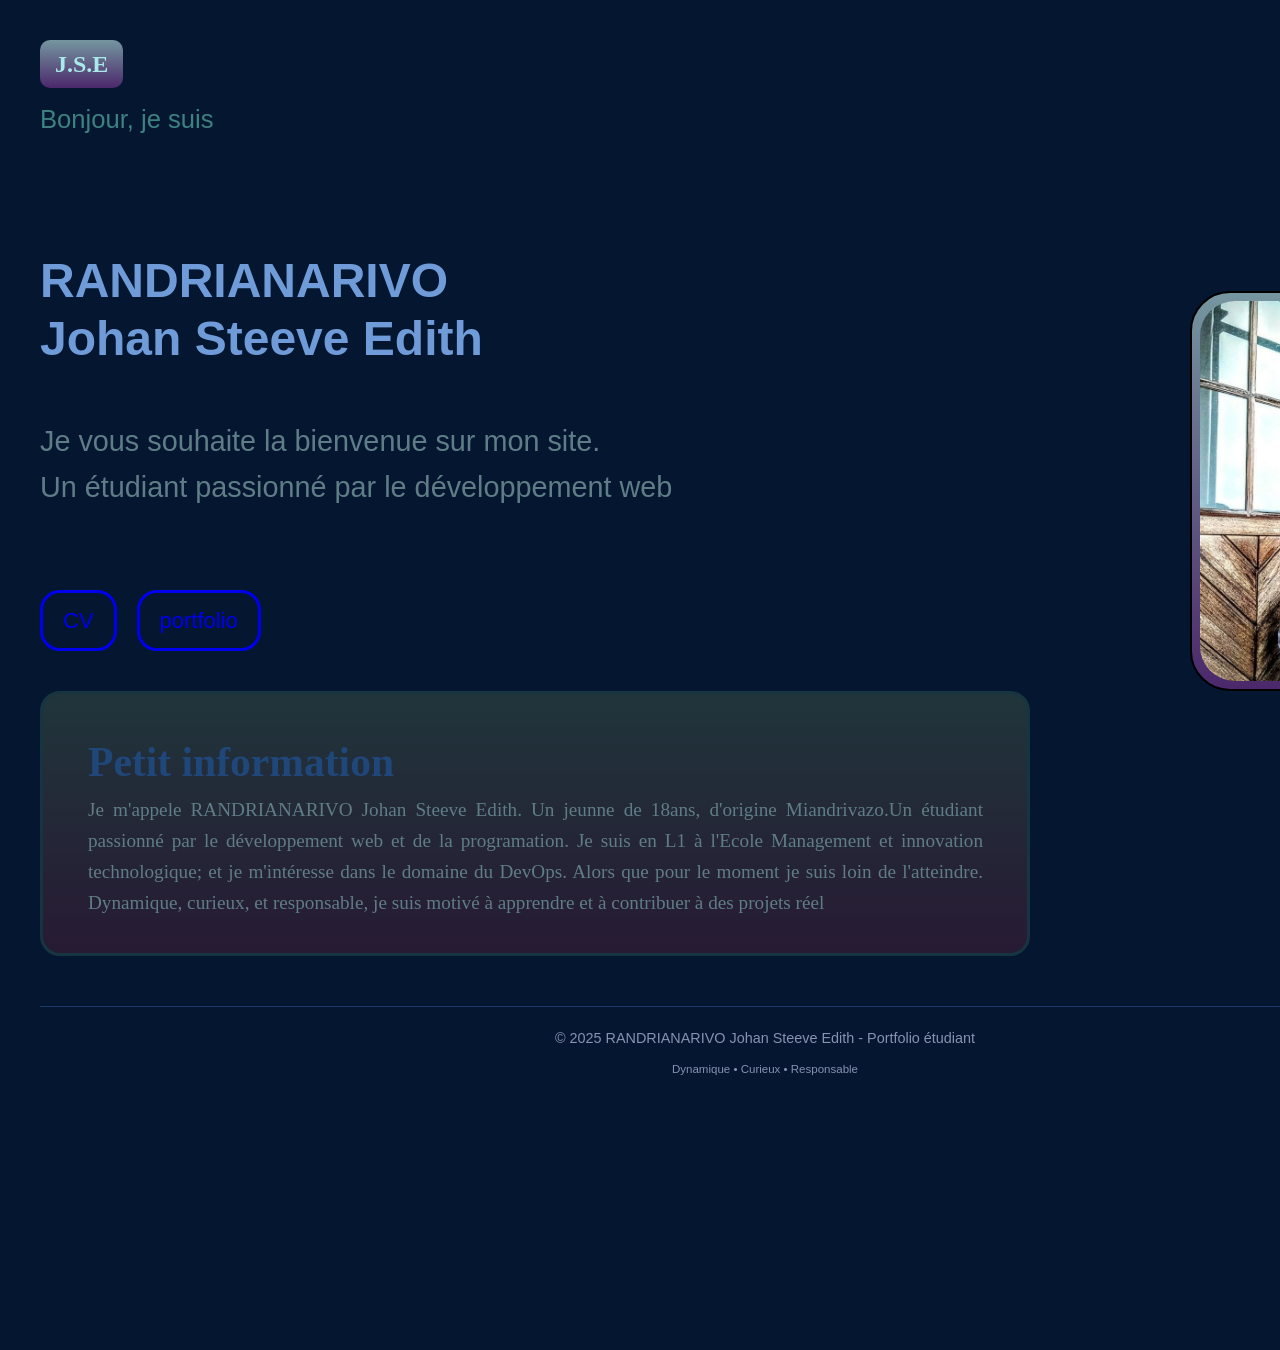
<file: index.html>
<html lang="en">
<head>
    <meta charset="UTF-8">
    <meta name="viewport" content="width=device-width, initial-scale=1.0">
    <link rel="stylesheet" href="style.css">
    <title>JOHAN STEEVE EDITH</title>
</head>
<body>
     <!-- contenu à gauche -->
     <div class="intro-container">
        <section class="intro">
            <div class="intro-logo">J.S.E</div>
            <div class="intro-subtitle">Bonjour, je suis</div>
                <h1 class="intro-name">RANDRIANARIVO <br> Johan Steeve Edith </h1>
                    <p class="par">Je vous souhaite la bienvenue sur mon site. <br> Un étudiant passionné par le développement web</p>
                    
                    
             <!-- navigation -->
        <div class="nav-content">      
            <nav class="nav-bar">
                <a href="EdithCV.html">CV</a>
                <a href="portfolio.html">portfolio</a>
            </nav>
        </div>

             <!-- profile image contenu à droite -->
                <div class="intro-img">
                    <div class="img-wrapper">
                        <img src="steeve.png" alt="profile steeve edith">
                    </div>
                </div>
        </section>

     <!-- Information -->
      <div class="info-content">
        <div class="info">
            <h1 class="info-small">Petit information</h1>
                <p class="conatain-small">Je m'appele RANDRIANARIVO Johan Steeve Edith. Un jeunne de 18ans, d'origine Miandrivazo.Un étudiant passionné par le développement web et de la programation. Je suis en L1 à l'Ecole Management et innovation technologique; et je m'intéresse dans le domaine du DevOps. Alors que pour le moment je suis loin de l'atteindre. Dynamique, curieux, et responsable, je suis motivé à apprendre et à contribuer à des projets réel</p>      
        </div>
      </div>

       <footer class="footer">
            <p>© 2025 RANDRIANARIVO Johan Steeve Edith - Portfolio étudiant</p>
            <p style="margin-top: 10px; font-size: 0.8em;">Dynamique • Curieux • Responsable</p>
        </footer>
    </div>

</body>
</html>
</file>
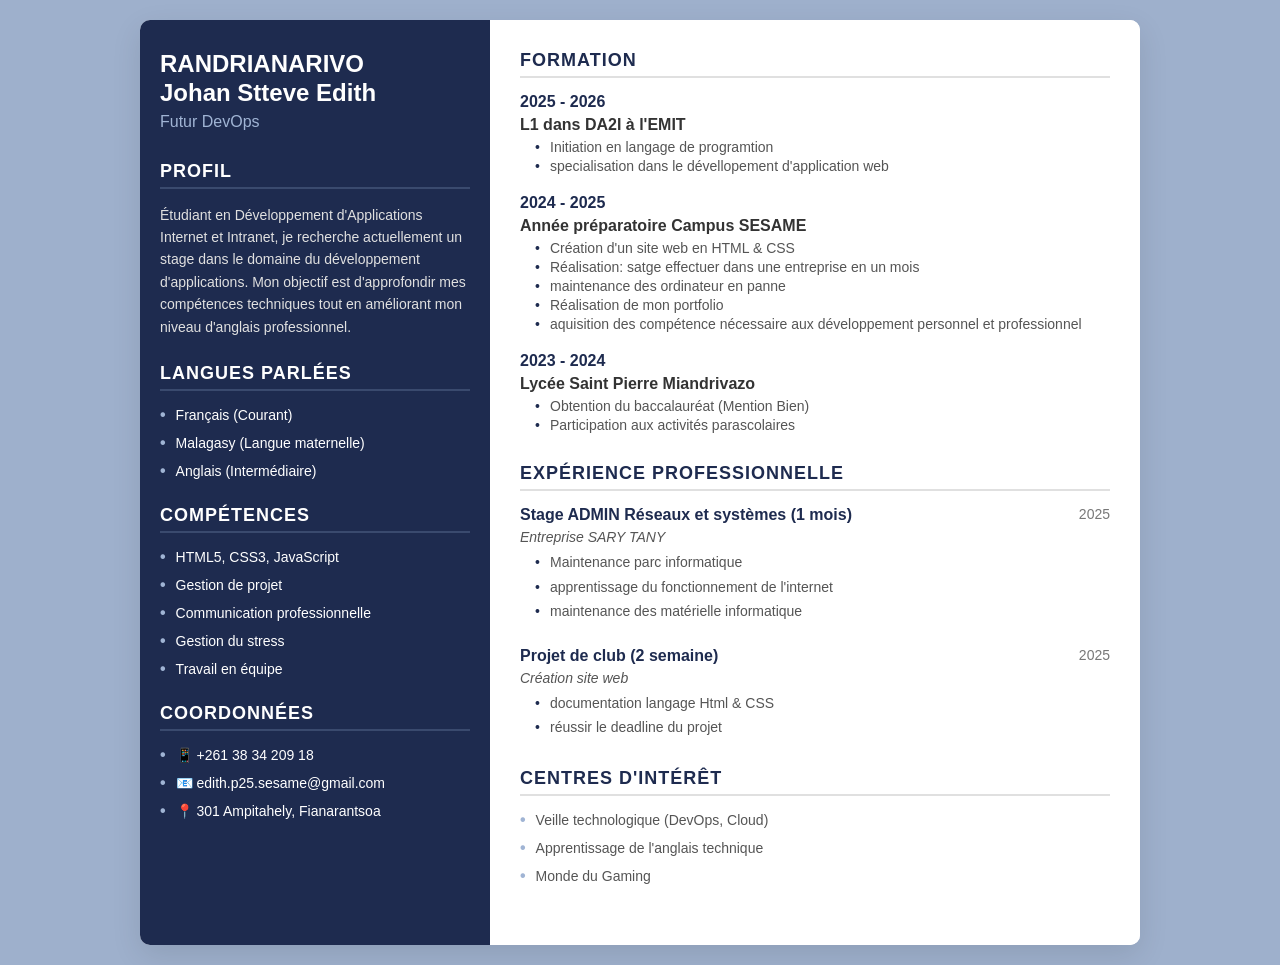
<file: EdithCV.html>
<!DOCTYPE html>
<html lang="fr">
<head>
    <meta charset="UTF-8">
    <meta name="viewport" content="width=device-width, initial-scale=1.0">
    <link rel="stylesheet" href="EdithCV.css">
    <title>EdithCV - DevOps</title>

</head>
<body>
    <div class="cv-container">
        <!-- Colonne de gauche -->
        <div class="sidebar">
            <div class="name-title">
                <h1>RANDRIANARIVO<br>Johan Stteve Edith</h1>
                <h2>Futur DevOps</h2>
            </div>

            <div class="section">
                <div class="section-title">Profil</div>
                <p>Étudiant en Développement d'Applications Internet et Intranet, je recherche actuellement un stage dans le domaine du développement d'applications. Mon objectif est d'approfondir mes compétences techniques tout en améliorant mon niveau d'anglais professionnel.</p>
            </div>

            <div class="section">
                <div class="section-title">Langues Parlées</div>
                <ul class="languages">
                    <li>Français (Courant)</li>
                    <li>Malagasy (Langue maternelle)</li>
                    <li>Anglais (Intermédiaire)</li>
                </ul>
            </div>

            <div class="section">
                <div class="section-title">Compétences</div>
                <ul class="skills">
                    <li>HTML5, CSS3, JavaScript</li>
                    <li>Gestion de projet</li>
                    <li>Communication professionnelle</li>
                    <li>Gestion du stress</li>
                    <li>Travail en équipe</li>
                </ul>
            </div>

            <div class="section">
                <div class="section-title">Coordonnées</div>
                <ul class="contact-info">
                    <li>📱 +261 38 34 209 18</li>
                    <li>📧 edith.p25.sesame@gmail.com</li>
                    <li>📍 301 Ampitahely, Fianarantsoa</li>
                </ul>
            </div>
        </div>

        <!-- Colonne de droite -->
        <div class="main-content">
            <div class="right-section">
                <div class="right-title">FORMATION</div>
                
                <div class="education-item">
                    <div class="date">2025 - 2026</div>
                    <div class="title">L1  dans DA2I à l'EMIT</div>
                    <ul>
                        <li>Initiation en langage de programtion</li>
                        <li>specialisation dans le dévellopement d'application web</li>
                    </ul>
                </div>

                <div class="education-item">
                    <div class="date">2024 - 2025</div>
                    <div class="title">Année préparatoire Campus SESAME</div>
                    <ul>
                            <li>Création d'un site web en HTML & CSS</li>
                            <li>Réalisation: satge effectuer dans une entreprise en un mois</li>
                            <li>maintenance des ordinateur en panne</li>
                            <li>Réalisation de mon portfolio</li>
                            <li>aquisition des compétence nécessaire aux développement personnel et professionnel </li>
                    </ul>
                </div>

                <div class="education-item">
                    <div class="date">2023 - 2024</div>
                    <div class="title">Lycée Saint Pierre Miandrivazo</div>
                    <ul>
                       <li>Obtention du baccalauréat (Mention Bien)</li>
                       <li>Participation aux activités parascolaires</li>
                    </ul>
                </div>
            </div>

            <div class="right-section">
                <div class="right-title">EXPÉRIENCE PROFESSIONNELLE</div>
                
                <div class="job-item">
                    <div class="job-header">
                        <span class="job-title">Stage ADMIN Réseaux et systèmes (1 mois)</span>
                        <span class="job-date">2025</span>
                    </div>
                    <div class="job-company">Entreprise SARY TANY </div>
                    <ul>
                        <li>Maintenance parc informatique</li>
                        <li>apprentissage du fonctionnement de l'internet</li>
                        <li>maintenance des matérielle informatique </li>
                    </ul>
                </div>

                <div class="job-item">
                    <div class="job-header">
                        <span class="job-title">Projet de club (2 semaine)</span>
                        <span class="job-date">2025</span>
                    </div>
                    <div class="job-company">Création site web </div>
                    <ul>
                        <li>documentation langage Html & CSS</li>
                        <li>réussir le deadline du projet</li>
                    </ul>
                </div>
            </div>

            <div class="right-section">
                <div class="right-title">CENTRES D'INTÉRÊT</div>
                <ul class="skills" style="color: #555;">
                    <li>Veille technologique (DevOps, Cloud)</li>
                    <li>Apprentissage de l'anglais technique</li>
                    <li>Monde du Gaming</li>
                </ul>
            </div>
        </div>
    </div>
</body>
</html>
</file>
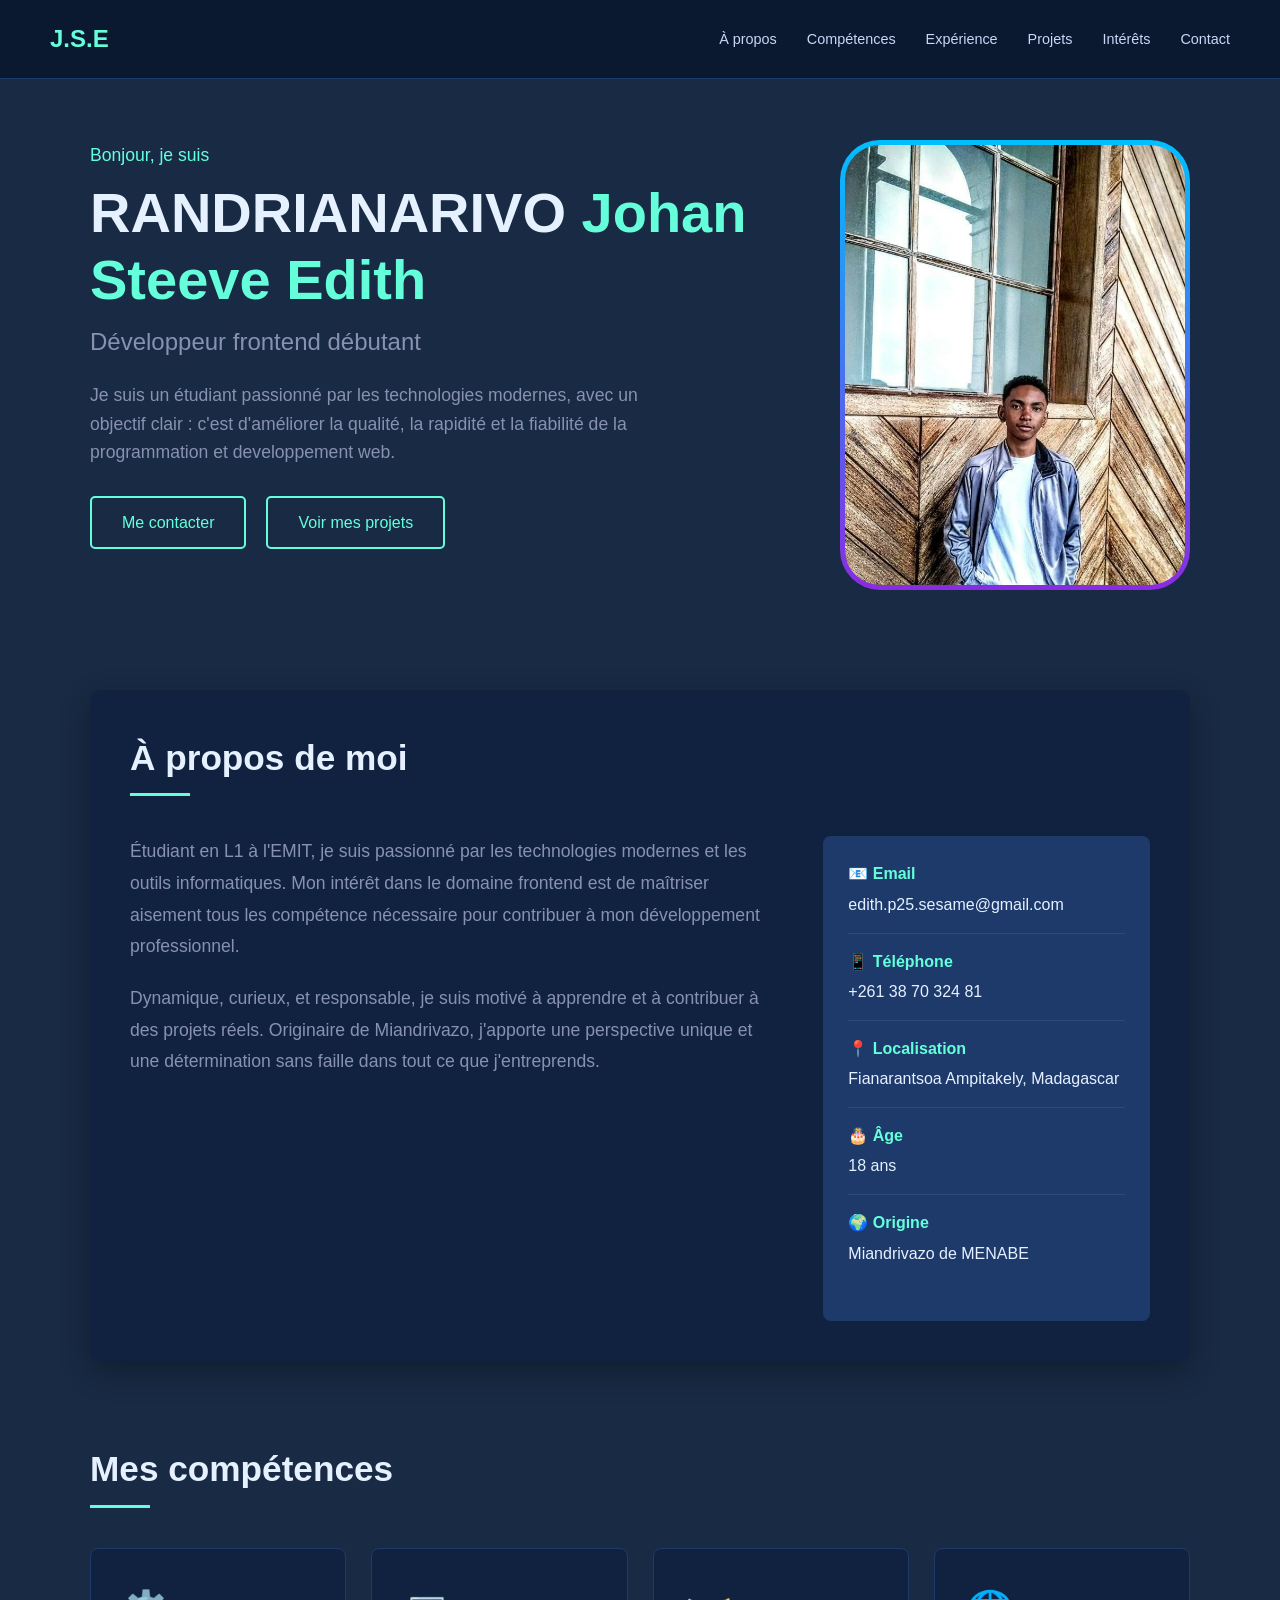
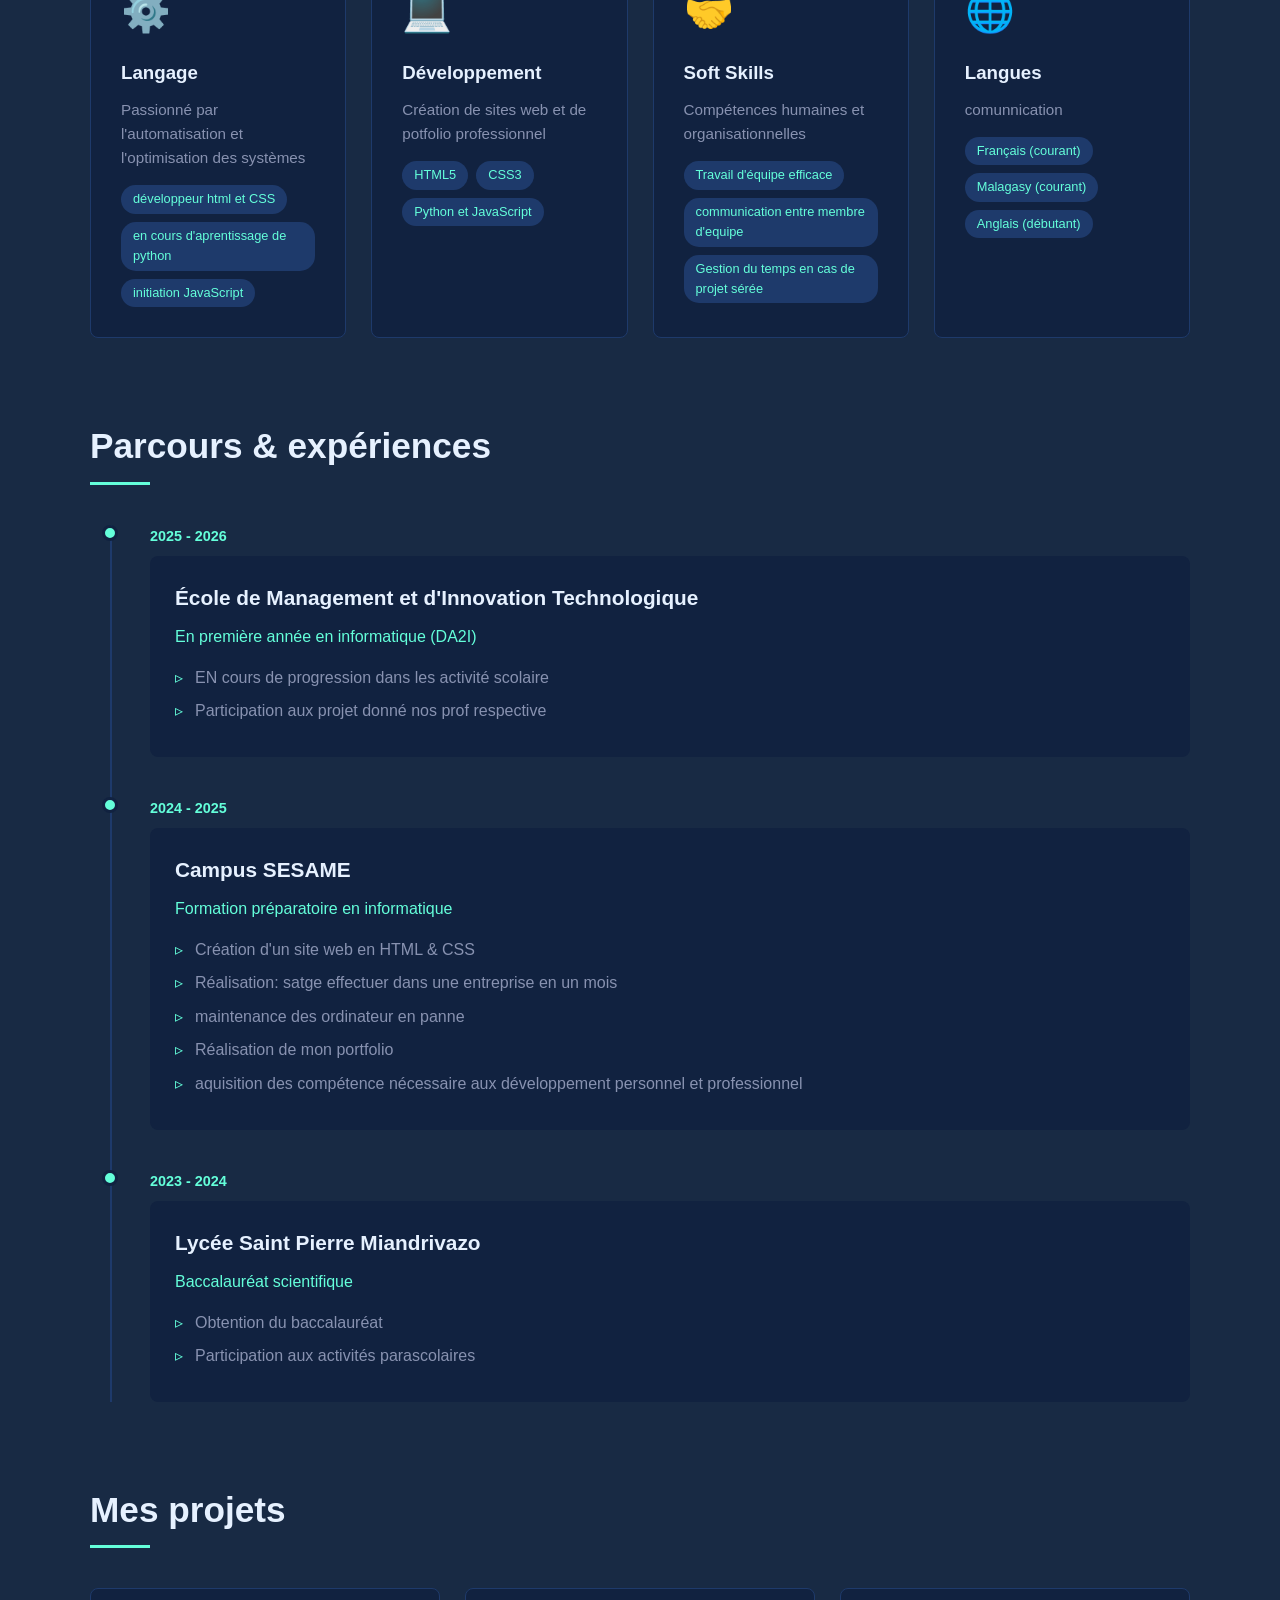
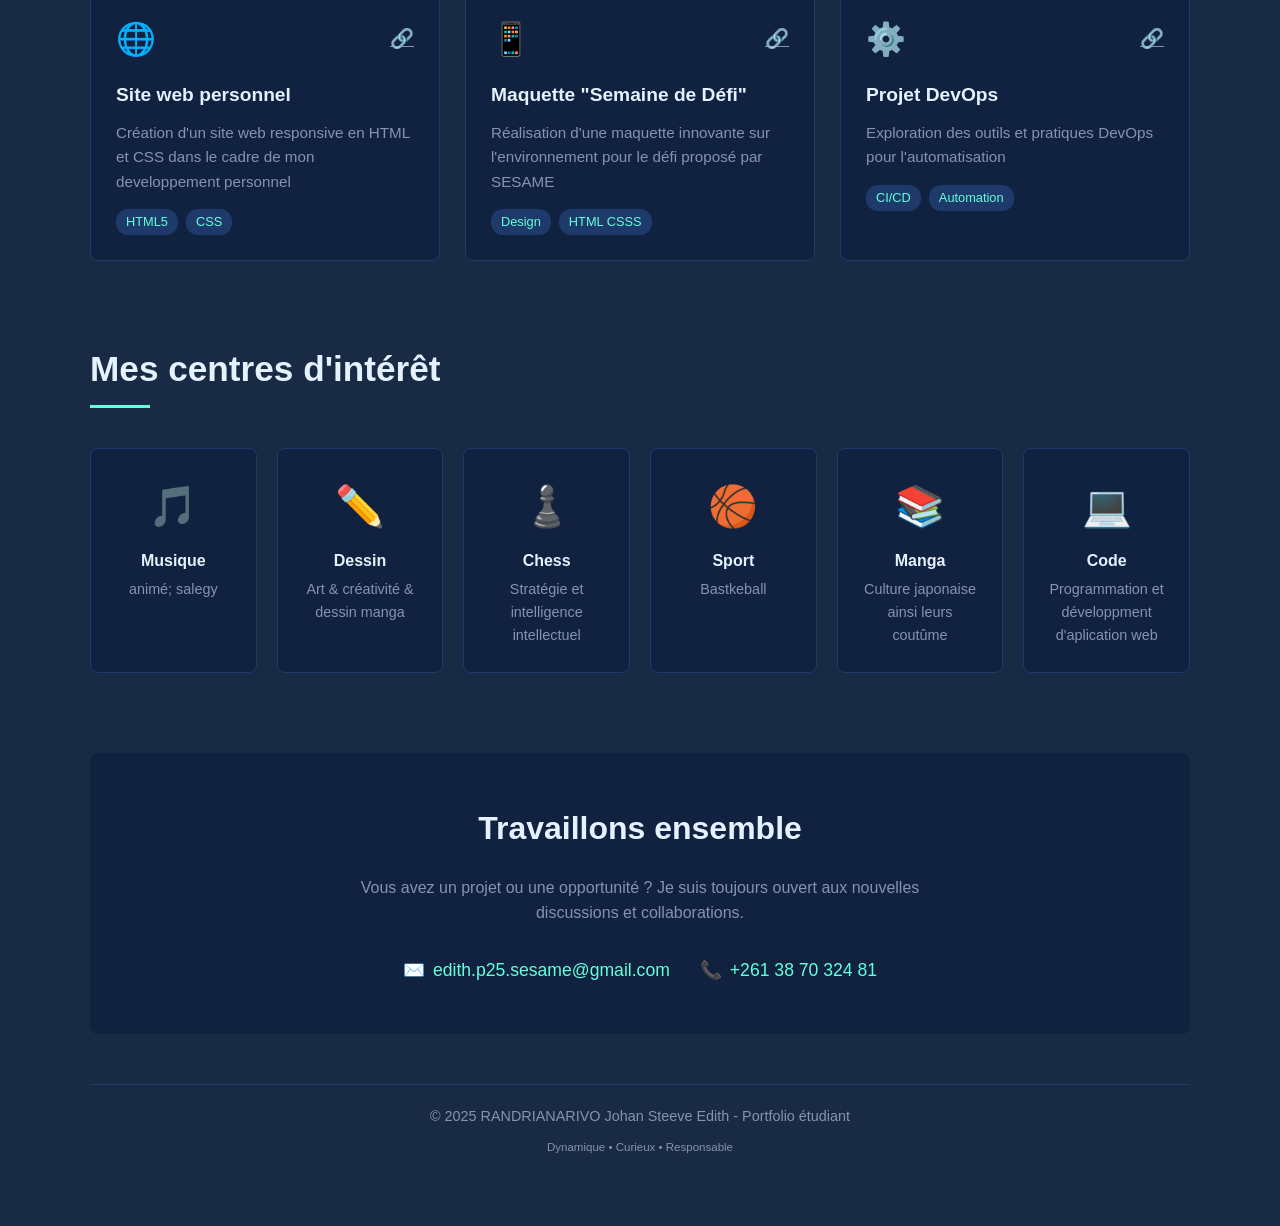
<file: portfolio.html>
<!DOCTYPE html>
<html lang="en">
<head>
    <meta charset="UTF-8">
    <meta name="viewport" content="width=device-width, initial-scale=1.0">
    <title>portfolio Edith</title>
    <link rel="stylesheet" href="portfolio.css">
</head>
<body>
    <!-- Navigation -->
    <nav class="navbar">
        <div class="logo">J.S.E</div>
        <div class="nav-links">
            <a href="#about">À propos</a>
            <a href="#skills">Compétences</a>
            <a href="#experience">Expérience</a>
            <a href="#projects">Projets</a>
            <a href="#interests">Intérêts</a>
            <a href="#contact">Contact</a>
        </div>
    </nav>

    <div class="container">
        <!-- Hero Section -->
        <section class="hero">
            <div class="hero-content">
                <div class="hero-subtitle">Bonjour, je suis</div>
                <h1 class="hero-title">RANDRIANARIVO <span>Johan Steeve Edith</span></h1>
                <div class="hero-role">Développeur frontend débutant</div>
                <p class="hero-description">
                    Je suis un étudiant passionné par les technologies modernes, avec un objectif clair : 
                    c'est d'améliorer la qualité, la rapidité et la fiabilité de la programmation et developpement web.
                </p>
                <div class="hero-buttons">
                    <a href="#contact" class="btn btn-primary">Me contacter</a>
                    <a href="#projects" class="btn btn-outline">Voir mes projets</a>
                </div>
            </div>
             <div class="hero-image">
                            <div class="image-wrapper">
                                    <img src="steeve.png" alt="Profile">
                            </div>
             </div>
        </section>

        <!-- À propos -->
        <section id="about" class="about">
            <h2 class="section-title">À propos de moi</h2>
            <div class="about-grid">
                <div class="about-text">
                    <p>Étudiant en L1 à l'EMIT, je suis passionné par les technologies modernes et les outils informatiques. Mon intérêt dans le domaine frontend est de maîtriser aisement tous les compétence nécessaire pour contribuer à mon développement professionnel.</p>
                    <p style="margin-top: 20px;">Dynamique, curieux, et responsable, je suis motivé à apprendre et à contribuer à des projets réels. Originaire de Miandrivazo, j'apporte une perspective unique et une détermination sans faille dans tout ce que j'entreprends.</p>
                </div>
                <div class="about-info">
                    <div class="info-item">
                        <span class="info-label">📧 Email</span>
                        <span class="info-value">edith.p25.sesame@gmail.com</span>
                    </div>
                    <div class="info-item">
                        <span class="info-label">📱 Téléphone</span>
                        <span class="info-value">+261 38 70 324 81</span>
                    </div>
                    <div class="info-item">
                        <span class="info-label">📍 Localisation</span>
                        <span class="info-value">Fianarantsoa Ampitakely, Madagascar</span>
                    </div>
                    <div class="info-item">
                        <span class="info-label">🎂 Âge</span>
                        <span class="info-value">18 ans</span>
                    </div>
                    <div class="info-item">
                        <span class="info-label">🌍 Origine</span>
                        <span class="info-value">Miandrivazo de MENABE</span>
                    </div>
                </div>
            </div>
        </section>

        <!--  Compétences  -->
        <section id="skills" class="skills-section">
            <h2 class="section-title">Mes compétences</h2>
            <div class="skills-grid">
                <div class="skill-card">
                    <div class="skill-icon">⚙️</div>
                    <h3>Langage</h3>
                    <p>Passionné par l'automatisation et l'optimisation des systèmes</p>
                    <div class="skill-tags">
                        <span class="skill-tag">développeur html et CSS</span>
                        <span class="skill-tag">en cours d'aprentissage de python</span>
                        <span class="skill-tag">initiation JavaScript</span>
                    </div>
                </div>
                <div class="skill-card">
                    <div class="skill-icon">💻</div>
                    <h3>Développement</h3>
                    <p>Création de sites web et de potfolio professionnel</p>
                    <div class="skill-tags">
                        <span class="skill-tag">HTML5</span>
                        <span class="skill-tag">CSS3</span>
                        <span class="skill-tag">Python et JavaScript</span>
                    </div>
                </div>
                <div class="skill-card">
                    <div class="skill-icon">🤝</div>
                    <h3>Soft Skills</h3>
                    <p>Compétences humaines et organisationnelles</p>
                    <div class="skill-tags">
                        <span class="skill-tag">Travail d'équipe efficace</span>
                        <span class="skill-tag">communication entre membre d'equipe</span>
                        <span class="skill-tag">Gestion du temps en cas de projet sérée</span>
                    </div>
                </div>
                <div class="skill-card">
                    <div class="skill-icon">🌐</div>
                    <h3>Langues</h3>
                    <p>comunnication </p>
                    <div class="skill-tags">
                        <span class="skill-tag">Français (courant)</span>
                        <span class="skill-tag">Malagasy (courant)</span>
                        <span class="skill-tag">Anglais (débutant)</span>
                    </div>
                </div>
            </div>
        </section>

        <!-- Expériences -->
        <section id="experience" class="experience-section">
            <h2 class="section-title">Parcours & expériences</h2>
            <div class="timeline">
                <div class="timeline-item">
                    <div class="timeline-dot"></div>
                    <div class="timeline-date">2025 - 2026</div>
                    <div class="timeline-content">
                        <h3 class="timeline-title">École de Management et d'Innovation Technologique</h3>
                        <div class="timeline-subtitle">En première année en informatique (DA2I)</div>
                        <ul>
                            <li>EN cours de progression dans les activité scolaire</li>
                            <li>Participation aux projet donné nos prof respective</li>
                        </ul>
                    </div>
                </div>
                <div class="timeline-item">
                    <div class="timeline-dot"></div>
                    <div class="timeline-date">2024 - 2025</div>
                    <div class="timeline-content">
                        <h3 class="timeline-title">Campus SESAME</h3>
                        <div class="timeline-subtitle">Formation préparatoire en informatique</div>
                        <ul>
                            <li>Création d'un site web en HTML & CSS</li>
                            <li>Réalisation: satge effectuer dans une entreprise en un mois</li>
                            <li>maintenance des ordinateur en panne</li>
                            <li>Réalisation de mon portfolio</li>
                            <li>aquisition des compétence nécessaire aux développement personnel et professionnel </li>
                        </ul>
                    </div>
                </div>
                <div class="timeline-item">
                    <div class="timeline-dot"></div>
                    <div class="timeline-date">2023 - 2024</div>
                    <div class="timeline-content">
                        <h3 class="timeline-title">Lycée Saint Pierre Miandrivazo</h3>
                        <div class="timeline-subtitle">Baccalauréat scientifique</div>
                        <ul>
                            <li>Obtention du baccalauréat</li>
                            <li>Participation aux activités parascolaires</li>
                        </ul>
                    </div>
                </div>
            </div>
        </section>

        <!-- Projets -->
        <section id="projects" class="projects-section">
            <h2 class="section-title">Mes projets</h2>
            <div class="projects-grid">
                <div class="project-card">
                    <div class="project-header">
                        <span class="project-icon">🌐</span>
                        <div class="project-links">
                            <a href="#">🔗</a>
                        </div>
                    </div>
                    <h3 class="project-title">Site web personnel</h3>
                    <p class="project-description">Création d'un site web responsive en HTML et CSS dans le cadre de mon developpement personnel</p>
                    <div class="project-tech">
                        <span>HTML5</span>
                        <span>CSS</span>
                    </div>
                </div>
                <div class="project-card">
                    <div class="project-header">
                        <span class="project-icon">📱</span>
                        <div class="project-links">
                            <a href="#">🔗</a>
                        </div>
                    </div>
                    <h3 class="project-title">Maquette "Semaine de Défi"</h3>
                    <p class="project-description">Réalisation d'une maquette innovante sur l'environnement pour le défi proposé par SESAME</p>
                    <div class="project-tech">
                        <span>Design</span>
                        <span>HTML CSSS</span>
                    </div>
                </div>
                <div class="project-card">
                    <div class="project-header">
                        <span class="project-icon">⚙️</span>
                        <div class="project-links">
                            <a href="#">🔗</a>
                        </div>
                    </div>
                    <h3 class="project-title">Projet DevOps</h3>
                    <p class="project-description">Exploration des outils et pratiques DevOps pour l'automatisation</p>
                    <div class="project-tech">
                        <span>CI/CD</span>
                        <span>Automation</span>
                    </div>
                </div>
            </div>
        </section>

        <!-- Intérêts -->
        <section id="interests" class="interests-section">
            <h2 class="section-title">Mes centres d'intérêt</h2>
            <div class="interests-grid">
                <div class="interest-item">
                    <span class="interest-emoji">🎵</span>
                    <h4>Musique</h4>
                    <p>animé; salegy</p>
                </div>
                <div class="interest-item">
                    <span class="interest-emoji">✏️</span>
                    <h4>Dessin</h4>
                    <p>Art & créativité & dessin manga</p>
                </div>
                <div class="interest-item">
                    <span class="interest-emoji">♟️</span>
                    <h4>Chess</h4>
                    <p>Stratégie et intelligence intellectuel</p>
                </div>
                <div class="interest-item">
                    <span class="interest-emoji">🏀</span>
                    <h4>Sport</h4>
                    <p>Bastkeball</p>
                </div>
                <div class="interest-item">
                    <span class="interest-emoji">📚</span>
                    <h4>Manga</h4>
                    <p>Culture japonaise ainsi leurs coutûme</p>
                </div>
                <div class="interest-item">
                    <span class="interest-emoji">💻</span>
                    <h4>Code</h4>
                    <p>Programmation et développment d'aplication web</p>
                </div>
            </div>
        </section>

        <!-- Contact -->
        <section id="contact" class="contact-section">
            <h2 class="contact-title">Travaillons ensemble</h2>
            <p class="contact-text">
                Vous avez un projet ou une opportunité ? Je suis toujours ouvert aux nouvelles discussions et collaborations.
            </p>
            <div class="contact-links">
                <a href="mailto:edith.p25.sesame@gmail.com" class="contact-link">
                    <span>✉️</span> edith.p25.sesame@gmail.com
                </a>
                <a href="tel:+261387032481" class="contact-link">
                    <span>📞</span> +261 38 70 324 81
                </a>
            </div>
        </section>

        <!-- Footer -->
        <footer class="footer">
            <p>© 2025 RANDRIANARIVO Johan Steeve Edith - Portfolio étudiant</p>
            <p style="margin-top: 10px; font-size: 0.8em;">Dynamique • Curieux • Responsable</p>
        </footer>
    </div>
</body>
</html>
</file>
<file: style.css>
* {
            margin: 0;
            padding: 0;
            box-sizing: border-box;
        }
        body {
            font-family: 'Inter', 'Segoe UI', sans-serif;
            background: #041630;
            line-height: 1.6;
        }


            /*contenu à gauche*/
            .intro-container{
                background: none;
                background-color:linear-gradient(180deg, #7596a0, #4b286b);
                border-radius: 50px;
                padding: 50px;
                width: 199vh;
                height: 150vh;
                position: relative;
            }
            .intro-logo{
                font-weight: 600;
                font-size: 1.5em;
                font-family: 'Times New Roman', Times, serif;
                background: linear-gradient(180deg, #7596a0, #4b286b);
                color: rgb(169, 233, 233);
                border-radius: 10px;
                display: inline-block;
                padding: 5px 15px;
                
            }
            .intro-subtitle{
                margin-bottom: 0px;
                font-size:1.6em;
                line-height:2.5;
                color: rgb(61, 129, 129);
            }
            .intro-name{
                font-size: 3.5em;
                font-weight: 700;
                color: #6f9cd8;
                margin-bottom: 10px;
                line-height: 1.2;
                margin-top: 100px;
            }
            .par{
             color: #5f7d86;
             text-align: justify;
             margin-top: 50px;
             font-size: 1.8em;
            }

        /*Information*/
        .info-content{
            position: relative;
            border-radius: 5px;
            border-color: rgb(34, 54, 54);
            border: 3px solid rgb(23, 53, 65);
            width: 125vh;
            background: linear-gradient(180deg, #20353b, #271a33);
            transition: 0.2s;
            padding: 10px 20px;
            border-radius: 20px;
        } 
        .info {
            display: block;
            margin-right: 400px;
            width: 120vh;
            padding: 25px;
            font-family: 'Times New Roman', Times, serif;
           
           
        }
        .conatain-small{
            color: #5f7d86;
            font-size: larger;
            font-weight: 1.6em;
            display: flex;
            text-align: justify;

        }
        .info-small{
            color: #20477a;
            font-size: 2.6rem;
            font-weight: 3.5em;
            display: inline-block;

        }

        /*profile*/
        .intro-img{
            margin-top: 40px;
            position: relative;
        }
        .img-wrapper{
            width: 350px;
            height: 450px;
            border-radius: 40px;
            padding: 5px;
           position: absolute;
           top: 0;
           right: 0;
           display: flex;
           align-items: center;
           justify-content: center;
            margin: flex;
            background: linear-gradient(180deg, #7596a0, #4b286b);
            border:2px solid;
            margin-top: -450px;
           
        }
           .img-wrapper img {
            width: 100%;
            height: 100%;
            object-fit: cover;
            border-radius: 38px;
            border:solid transparent;
            border-color: linear-gradient(180deg, #00bfff #8a2be2);        
        }
        
    /* Navigation */ 
     
        .nav-content{
            position: relative;
    }
        .nav-bar{
            display: flex;
            justify-content:left;
            gap: 20px;
            margin-top: 40px;
            flex-wrap: wrap;
        }

        .nav-bar a {
           color:linear-gradient(180deg, #00bfff #8a2be2);;
           font-size: 22px;
           text-decoration: none;
           padding: 10px 20px;
           border-radius: 20px;
           position: relative;
           transition: 0.3s;
           margin-top: 40px;
           background-color:linear-gradient(180deg, #00bfff #8a2be2);;
           border: solid;
        }
        .nav-bar a:hover {
            color: rgb(105, 75, 211);
            box-shadow: 0 0 15px rgb(131, 88, 187), 0 0 40px rgb(67, 56, 133);
        }
        .nav-content {
            position: relative;
            display: block;
            margin-top: auto;
        }

        /* Footer */
        .footer {
            text-align: center;
            padding: 20px;
            color: #8892b0;
            font-size: 0.9em;
            border-top: 1px solid #1e3a6b;
            margin-top: 50px;
        }
          
   
    



     @media screen and (max-width: 1400px) {
       .intro-container {
           width: 170vh;
           height: auto;
           min-height: 150vh;
           padding: 40px;
       }
       
       .intro-name {
           font-size: 3em;
       }
       
       .img-wrapper {
           width: 300px;
           height: 400px;
           margin-top: -400px;
       }
       
       .info-content {
           width: 110vh;
       }
       
       .info {
           width: 105vh;
           margin-right: 300px;
       }
   }

   /* Pour les écrans moyens (tablettes) */
   @media screen and (max-width: 1200px) {
       .intro-container {
           width: 140vh;
           padding: 35px;
       }
       
       .intro-name {
           font-size: 2.5em;
           margin-top: 80px;
       }
       
       .par {
           font-size: 1.5em;
           margin-top: 40px;
       }
       
       .img-wrapper {
           width: 250px;
           height: 350px;
           margin-top: -350px;
       }
       
       .info-content {
           width: 90vh;
       }
       
       .info {
           width: 85vh;
           margin-right: 250px;
           padding: 20px;
       }
       
       .info-small {
           font-size: 2.2rem;
       }
   }

   /* Pour les petits écrans (tablettes et grands mobiles) */
   @media screen and (max-width: 992px) {
       .intro-container {
           width: 100%;
           height: auto;
           min-height: auto;
           padding: 30px;
           border-radius: 30px;
       }
       
       .intro-subtitle {
           font-size: 1.3em;
       }
       
       .intro-name {
           font-size: 2.2em;
           margin-top: 60px;
       }
       
       .par {
           font-size: 1.3em;
           margin-top: 30px;
       }
       
       .img-wrapper {
           width: 220px;
           height: 300px;
           margin-top: -300px;
       }
       
       .nav-bar a {
           font-size: 18px;
           padding: 8px 16px;
       }
       
       .info-content {
           width: 100%;
           margin-top: 30px;
       }
       
       .info {
           width: 100%;
           margin-right: 0;
           padding: 15px;
       }
       
       .info-small {
           font-size: 2rem;
       }
       
       .conatain-small {
           font-size: 1em;
       }
   }

   /* Pour les mobiles */
   @media screen and (max-width: 768px) {
       .intro-container {
           padding: 25px;
           border-radius: 20px;
       }
       
       .intro-logo {
           font-size: 1.2em;
       }
       
       .intro-subtitle {
           font-size: 1.1em;
           line-height: 2;
       }
       
       .intro-name {
           font-size: 1.8em;
           margin-top: 40px;
       }
       
       .par {
           font-size: 1.1em;
           margin-top: 20px;
       }
       
       .img-wrapper {
           position: relative;
           margin: 20px auto;
           top: auto;
           right: auto;
           width: 200px;
           height: 250px;
           margin-top: 30px;
       }
       
       .nav-bar {
           justify-content: center;
           margin-top: 20px;
       }
       
       .nav-bar a {
           font-size: 16px;
           padding: 6px 12px;
           margin-top: 10px;
       }
       
       .info-content {
           margin-top: 20px;
           padding: 10px;
       }
       
       .info {
           padding: 10px;
       }
       
       .info-small {
           font-size: 1.6rem;
       }
       
       .footer {
           font-size: 0.8em;
           padding: 15px;
       }
   }

   /* Pour les très petits écrans */
   @media screen and (max-width: 480px) {
       .intro-container {
           padding: 15px;
           border-radius: 15px;
       }
       
       .intro-name {
           font-size: 1.4em;
       }
       
       .par {
           font-size: 0.9em;
       }
       
       .img-wrapper {
           width: 150px;
           height: 200px;
       }
       
       .nav-bar {
           gap: 10px;
       }
       
       .nav-bar a {
           font-size: 14px;
           padding: 5px 10px;
       }
       
       .info-small {
           font-size: 1.3rem;
       }
       
       .conatain-small {
           font-size: 0.9em;
       }
       
       .footer p {
           font-size: 0.7em;
       }
   }

   /* Pour les écrans très larges */
   @media screen and (min-width: 2000px) {
       .intro-container {
           width: 1800px;
           margin: 0 auto;
       }
   }
</file>
<file: EdithCV.css>
* {
            margin: 0;
            padding: 0;
            box-sizing: border-box;
        }

        body {
            font-family: 'Segoe UI', Tahoma, Geneva, Verdana, sans-serif;
            background-color: #9eb0cc;
            display: flex;
            justify-content: center;
            align-items: center;
            min-height: 100vh;
            padding: 20px;
        }

        .cv-container {
            display: flex;
            max-width: 1000px;
            width: 100%;
            background-color: white;
            box-shadow: 0 10px 30px rgba(0,0,0,0.1);
            border-radius: 10px;
            overflow: hidden;
        }

        /* Colonne de gauche (bleue) */
        .sidebar {
            background-color: #1e2b4f;
            color: white;
            width: 35%;
            padding: 30px 20px;
        }

        /* Colonne de droite (blanche) */
        .main-content {
            width: 65%;
            padding: 30px;
            background-color: white;
        }

        /* Style du nom dans la sidebar */
        .name-title h1 {
            font-size: 24px;
            margin-bottom: 5px;
            font-weight: 600;
            line-height: 1.2;
        }

        .name-title h2 {
            font-size: 16px;
            font-weight: 400;
            margin-bottom: 30px;
            color: #a0b4d4;
        }

        /* Sections de la sidebar */
        .section {
            margin-bottom: 25px;
        }

        .section-title {
            font-size: 18px;
            font-weight: 600;
            margin-bottom: 15px;
            border-bottom: 2px solid #3a4a6e;
            padding-bottom: 5px;
            text-transform: uppercase;
            letter-spacing: 1px;
        }

        .section p {
            font-size: 14px;
            line-height: 1.6;
            color: #e0e0e0;
            margin-bottom: 10px;
        }

        .languages, .skills, .contact-info {
            list-style: none;
        }

        .languages li, .skills li, .contact-info li {
            margin-bottom: 10px;
            font-size: 14px;
            display: flex;
            align-items: center;
        }

        .skills li:before, .contact-info li:before, .languages li:before {
            content: "•";
            color: #a0b4d4;
            font-weight: bold;
            margin-right: 10px;
            font-size: 16px;
        }

        /* Sections de la colonne droite */
        .right-section {
            margin-bottom: 30px;
        }

        .right-title {
            font-size: 18px;
            font-weight: 600;
            margin-bottom: 15px;
            color: #1e2b4f;
            border-bottom: 2px solid #e0e0e0;
            padding-bottom: 5px;
            text-transform: uppercase;
            letter-spacing: 1px;
        }

        .education-item {
            margin-bottom: 20px;
        }

        .education-item .date {
            font-weight: 600;
            color: #1e2b4f;
            margin-bottom: 5px;
        }

        .education-item .title {
            font-weight: 600;
            margin-bottom: 5px;
            color: #333;
        }

        .education-item ul {
            list-style: none;
            margin-left: 15px;
            margin-top: 5px;
        }

        .education-item li {
            font-size: 14px;
            color: #555;
            margin-bottom: 3px;
            position: relative;
            padding-left: 15px;
        }

        .education-item li:before {
            content: "•";
            color: #1e2b4f;
            position: absolute;
            left: 0;
        }

        .job-item {
            margin-bottom: 25px;
        }

        .job-item .job-header {
            display: flex;
            justify-content: space-between;
            margin-bottom: 5px;
        }

        .job-item .job-title {
            font-weight: 600;
            color: #1e2b4f;
        }

        .job-item .job-date {
            color: #777;
            font-size: 14px;
        }

        .job-item .job-company {
            font-style: italic;
            color: #555;
            margin-bottom: 8px;
            font-size: 14px;
        }

        .job-item ul {
            list-style: none;
            margin-left: 15px;
            margin-top: 5px;
        }

        .job-item li {
            font-size: 14px;
            color: #555;
            margin-bottom: 5px;
            position: relative;
            padding-left: 15px;
            line-height: 1.4;
        }

        .job-item li:before {
            content: "•";
            color: #1e2b4f;
            position: absolute;
            left: 0;
        }

        /* Correction pour la faute de frappe */
        .skills li:contains("communicaioo") {
            list-style-type: none;
        }

        /* Responsive */
        @media (max-width: 768px) {
            .cv-container {
                flex-direction: column;
            }
            .sidebar, .main-content {
                width: 100%;
            }
            
            .name-title h1 {
                font-size: 22px;
            }
        }

        /* Style pour les badges ou mises en évidence */
        .badge {
            background-color: #3a4a6e;
            color: white;
            padding: 3px 8px;
            border-radius: 3px;
            font-size: 12px;
            margin-left: 5px;
        }
</file>
<file: portfolio.css>
* {
            margin: 0;
            padding: 0;
            box-sizing: border-box;
        }

        body {
            font-family: 'Inter', 'Segoe UI', sans-serif;
            background: #182a44;
            color: #ccd6f6;
            line-height: 1.6;
        }

        /* Navigation */
        .navbar {
            position: fixed;
            top: 0;
            width: 100%;
            background: rgba(10, 25, 47, 0.95);
            backdrop-filter: blur(10px);
            padding: 20px 50px;
            display: flex;
            justify-content: space-between;
            align-items: center;
            z-index: 1000;
            border-bottom: 1px solid #1e3a6b;
        }

        .logo {
            font-size: 1.5em;
            font-weight: 700;
            color: #64ffda;
        }

        .nav-links {
            display: flex;
            gap: 30px;
        }

        .nav-links a {
            color: #ccd6f6;
            text-decoration: none;
            font-size: 0.9em;
            font-weight: 500;
            transition: color 0.3s;
        }

        .nav-links a:hover {
            color: #64ffda;
        }

        /* Container principal */
        .container {
            max-width: 1200px;
            margin: 0 auto;
            padding: 100px 50px 50px;
        }

      /* Hero Section */
        .hero {
            display: flex;
            align-items: center;
            gap: 50px;
            margin-bottom: 100px;
            flex-wrap: wrap;
        }

        .hero-content {
            flex: 1;
        }

        .hero-subtitle {
            color: #64ffda;
            font-size: 1.1em;
            margin-bottom: 10px;
        }

        .hero-title {
            font-size: 3.5em;
            font-weight: 700;
            color: #e6f1ff;
            margin-bottom: 10px;
            line-height: 1.2;
        }

        .hero-title span {
            color: #64ffda;
        }

        .hero-role {
            font-size: 1.5em;
            color: #8892b0;
            margin-bottom: 20px;
        }

        .hero-description {
            color: #8892b0;
            max-width: 600px;
            margin-bottom: 30px;
            font-size: 1.1em;
        }

        .hero-buttons {
            display: flex;
            gap: 20px;
        }

        .btn {
            padding: 12px 30px;
            border-radius: 5px;
            text-decoration: none;
            font-weight: 500;
            transition: all 0.3s;
        }

        .btn-primary {
            background: transparent;
            border: 2px solid #64ffda;
            color: #64ffda;
        }

        .btn-primary:hover {
            background: rgba(100, 255, 218, 0.1);
        }

        .btn-outline {
            border: 2px solid #64ffda;
            color: #64ffda;
        }

        .btn-outline:hover {
            background: #64ffda;
            color: #0a192f;
        }

       .hero-image {
    margin-top: 40px;
}

        .image-wrapper {
            width: 350px;
            height: 450px;
            border-radius: 40px;
            padding: 5px;
            background: linear-gradient(180deg, #00bfff, #8a2be2);
}

        .image-wrapper img {
            width: 100%;
            height: 100%;
            object-fit: cover;
            border-radius: 35px;
}

        /* Section titre */
        .section-title {
            font-size: 2.2em;
            color: #e6f1ff;
            margin-bottom: 40px;
            position: relative;
            padding-bottom: 10px;
        }

        .section-title::after {
            content: '';
            position: absolute;
            bottom: 0;
            left: 0;
            width: 60px;
            height: 3px;
            background: #64ffda;
        }

        /* À propos */
        .about {
            background: #112240;
            padding: 40px;
            border-radius: 10px;
            margin-bottom: 80px;
            box-shadow: 0 10px 30px rgba(0,0,0,0.3);
        }

        .about-grid {
            display: grid;
            grid-template-columns: 2fr 1fr;
            gap: 40px;
        }

        .about-text {
            color: #8892b0;
            font-size: 1.1em;
            line-height: 1.8;
        }

        .about-info {
            background: #1e3a6b;
            padding: 25px;
            border-radius: 8px;
        }

        .info-item {
            margin-bottom: 15px;
            padding-bottom: 15px;
            border-bottom: 1px solid #2d4b7a;
        }

        .info-item:last-child {
            border-bottom: none;
        }

        .info-label {
            color: #64ffda;
            font-weight: 600;
            display: block;
            margin-bottom: 5px;
        }

        .info-value {
            color: #e6f1ff;
        }

        /* Compétences */
        .skills-section {
            margin-bottom: 80px;
        }

        .skills-grid {
            display: grid;
            grid-template-columns: repeat(auto-fit, minmax(250px, 1fr));
            gap: 25px;
        }

        .skill-card {
            background: #112240;
            padding: 30px;
            border-radius: 8px;
            transition: transform 0.3s;
            border: 1px solid #1e3a6b;
        }

        .skill-card:hover {
            transform: translateY(-5px);
            border-color: #64ffda;
        }

        .skill-icon {
            font-size: 2.5em;
            margin-bottom: 15px;
            color: #64ffda;
        }

        .skill-card h3 {
            color: #e6f1ff;
            margin-bottom: 10px;
        }

        .skill-card p {
            color: #8892b0;
            font-size: 0.95em;
        }

        .skill-tags {
            display: flex;
            flex-wrap: wrap;
            gap: 8px;
            margin-top: 15px;
        }

        .skill-tag {
            background: #1e3a6b;
            color: #64ffda;
            padding: 4px 12px;
            border-radius: 15px;
            font-size: 0.8em;
        }

        /* Expériences */
        .experience-section {
            margin-bottom: 80px;
        }

        .timeline {
            position: relative;
        }

        .timeline::before {
            content: '';
            position: absolute;
            left: 20px;
            top: 0;
            bottom: 0;
            width: 2px;
            background: #1e3a6b;
        }

        .timeline-item {
            position: relative;
            padding-left: 60px;
            margin-bottom: 40px;
        }

        .timeline-dot {
            position: absolute;
            left: 12px;
            width: 16px;
            height: 16px;
            background: #64ffda;
            border-radius: 50%;
            border: 3px solid #112240;
        }

        .timeline-date {
            color: #64ffda;
            font-size: 0.9em;
            font-weight: 600;
            margin-bottom: 8px;
        }

        .timeline-title {
            color: #e6f1ff;
            font-size: 1.3em;
            margin-bottom: 10px;
        }

        .timeline-subtitle {
            color: #64ffda;
            margin-bottom: 15px;
        }

        .timeline-content {
            background: #112240;
            padding: 25px;
            border-radius: 8px;
            color: #8892b0;
        }

        .timeline-content ul {
            list-style: none;
        }

        .timeline-content li {
            margin-bottom: 8px;
            padding-left: 20px;
            position: relative;
        }

        .timeline-content li::before {
            content: '▹';
            position: absolute;
            left: 0;
            color: #64ffda;
        }

        /* Projets */
        .projects-section {
            margin-bottom: 80px;
        }

        .projects-grid {
            display: grid;
            grid-template-columns: repeat(auto-fit, minmax(300px, 1fr));
            gap: 25px;
        }

        .project-card {
            background: #112240;
            padding: 25px;
            border-radius: 8px;
            transition: all 0.3s;
            border: 1px solid #1e3a6b;
        }

        .project-card:hover {
            transform: translateY(-5px);
            border-color: #64ffda;
        }

        .project-header {
            display: flex;
            justify-content: space-between;
            align-items: center;
            margin-bottom: 15px;
        }

        .project-icon {
            font-size: 2em;
            color: #64ffda;
        }

        .project-links a {
            color: #8892b0;
            margin-left: 15px;
            font-size: 1.2em;
            transition: color 0.3s;
        }

        .project-links a:hover {
            color: #64ffda;
        }

        .project-title {
            color: #e6f1ff;
            font-size: 1.2em;
            margin-bottom: 10px;
        }

        .project-description {
            color: #8892b0;
            font-size: 0.95em;
            margin-bottom: 15px;
        }

        .project-tech {
            display: flex;
            flex-wrap: wrap;
            gap: 8px;
        }

        .project-tech span {
            background: #1e3a6b;
            color: #64ffda;
            padding: 3px 10px;
            border-radius: 12px;
            font-size: 0.8em;
        }

        /* Intérêts */
        .interests-section {
            margin-bottom: 80px;
        }

        .interests-grid {
            display: grid;
            grid-template-columns: repeat(auto-fit, minmax(150px, 1fr));
            gap: 20px;
        }

        .interest-item {
            background: #112240;
            padding: 25px;
            text-align: center;
            border-radius: 8px;
            transition: transform 0.3s;
            border: 1px solid #1e3a6b;
        }

        .interest-item:hover {
            transform: scale(1.05);
            border-color: #64ffda;
        }

        .interest-emoji {
            font-size: 2.5em;
            margin-bottom: 10px;
            display: block;
        }

        .interest-item h4 {
            color: #e6f1ff;
            margin-bottom: 5px;
        }

        .interest-item p {
            color: #8892b0;
            font-size: 0.9em;
        }

        /* Contact */
        .contact-section {
            background: #112240;
            padding: 50px;
            border-radius: 8px;
            text-align: center;
            margin-bottom: 50px;
        }

        .contact-title {
            font-size: 2em;
            color: #e6f1ff;
            margin-bottom: 20px;
        }

        .contact-text {
            color: #8892b0;
            max-width: 600px;
            margin: 0 auto 30px;
        }

        .contact-links {
            display: flex;
            justify-content: center;
            gap: 30px;
            flex-wrap: wrap;
        }

        .contact-link {
            color: #64ffda;
            text-decoration: none;
            font-size: 1.1em;
            display: flex;
            align-items: center;
            gap: 8px;
            transition: color 0.3s;
        }

        .contact-link:hover {
            color: #e6f1ff;
        }

        /* Footer */
        .footer {
            text-align: center;
            padding: 20px;
            color: #8892b0;
            font-size: 0.9em;
            border-top: 1px solid #1e3a6b;
        }

        @media (max-width: 768px) {
            .navbar {
                padding: 20px;
            }
            
            .nav-links {
                display: none;
            }
            
            .container {
                padding: 80px 20px 20px;
            }
            
            .hero-title {
                font-size: 2.5em;
            }
            
            .about-grid {
                grid-template-columns: 1fr;
            }
            
            .profile-circle {
                width: 200px;
                height: 200px;
                font-size: 4em;
            }
        }
</file>
